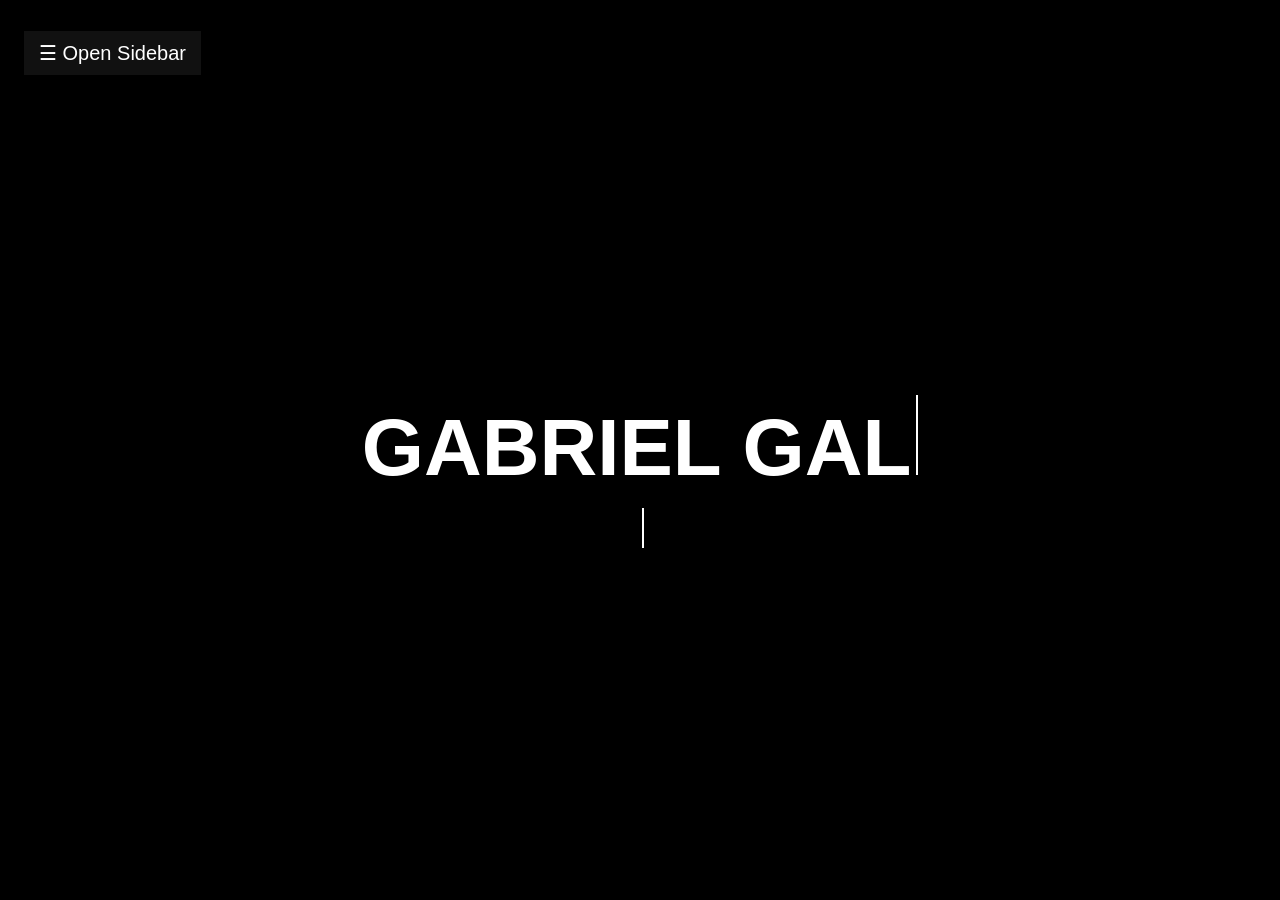
<file: index.html>
<!DOCTYPE html>
<html>
<head>
<meta name="viewport" content="width=device-width, initial-scale=1">
<link rel="stylesheet" href="style.css">
</head>
<body>

<div id="mySidebar" class="sidebar">
  <a href="javascript:void(0)" class="closebtn" onclick="closeNav()">×</a>
  <a href="index.html">HOME</a>
  <a href="projects.html">PROJECTS</a>
  <a href="about.html">ABOUT</a>
</div>

<div id="main">
  <button class="openbtn" onclick="openNav()">☰ Open Sidebar</button>  
  <h1 id="typewriter-h1"></h1>
  <p id="typewriter-text"></p>
</div>






 <script src="script.js"></script>
</body>
</html>
</file>
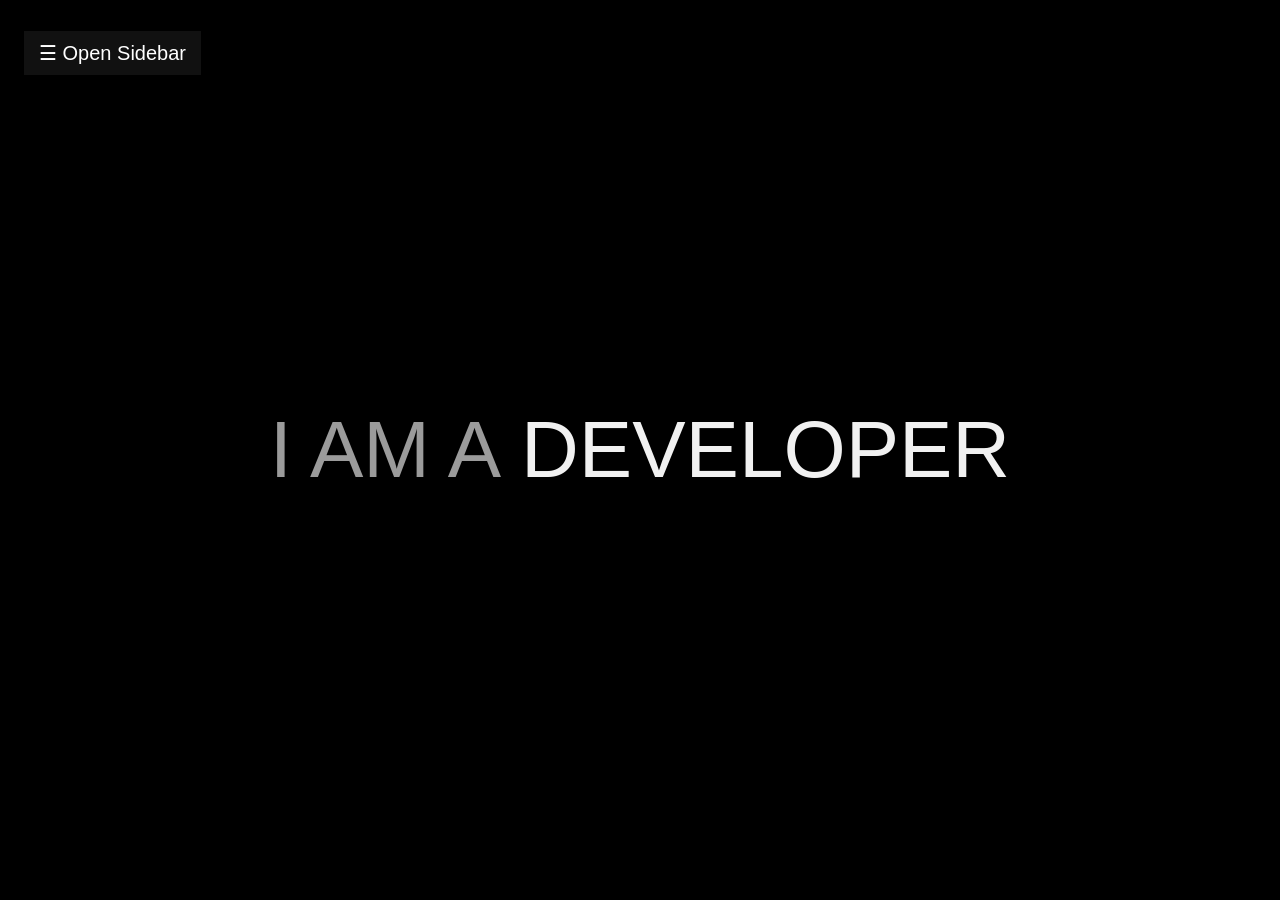
<file: about.html>
<!DOCTYPE html>
<html>
<head>
<meta name="viewport" content="width=device-width, initial-scale=1">
<link rel="stylesheet" href="style.css">
</head>
<body>

<div id="mySidebar" class="sidebar">
  <a href="javascript:void(0)" class="closebtn" onclick="closeNav()">×</a>
  <a href="home.html">HOME</a>
  <a href="projects.html">PROJECTS</a>
  <a href="about.html">ABOUT</a>
</div>

<div id="main">
    <button class="openbtn" onclick="openNav()">☰ Open Sidebar</button>  
  
  </div>
  
<div class="center-wrapper">
  <div class="text-changer">
      <p class="intro-text">I AM A </p>
      <div class="roles-container">
          <span class="role">DEVELOPER</span>
          <span class="role">DESIGNER</span>
          <span class="role">MUSICIAN</span>
          <span class="role">CREATOR</span>
      </div>
  </div>
</div>


 <script src="script.js"></script>
</body>
</html>
</file>
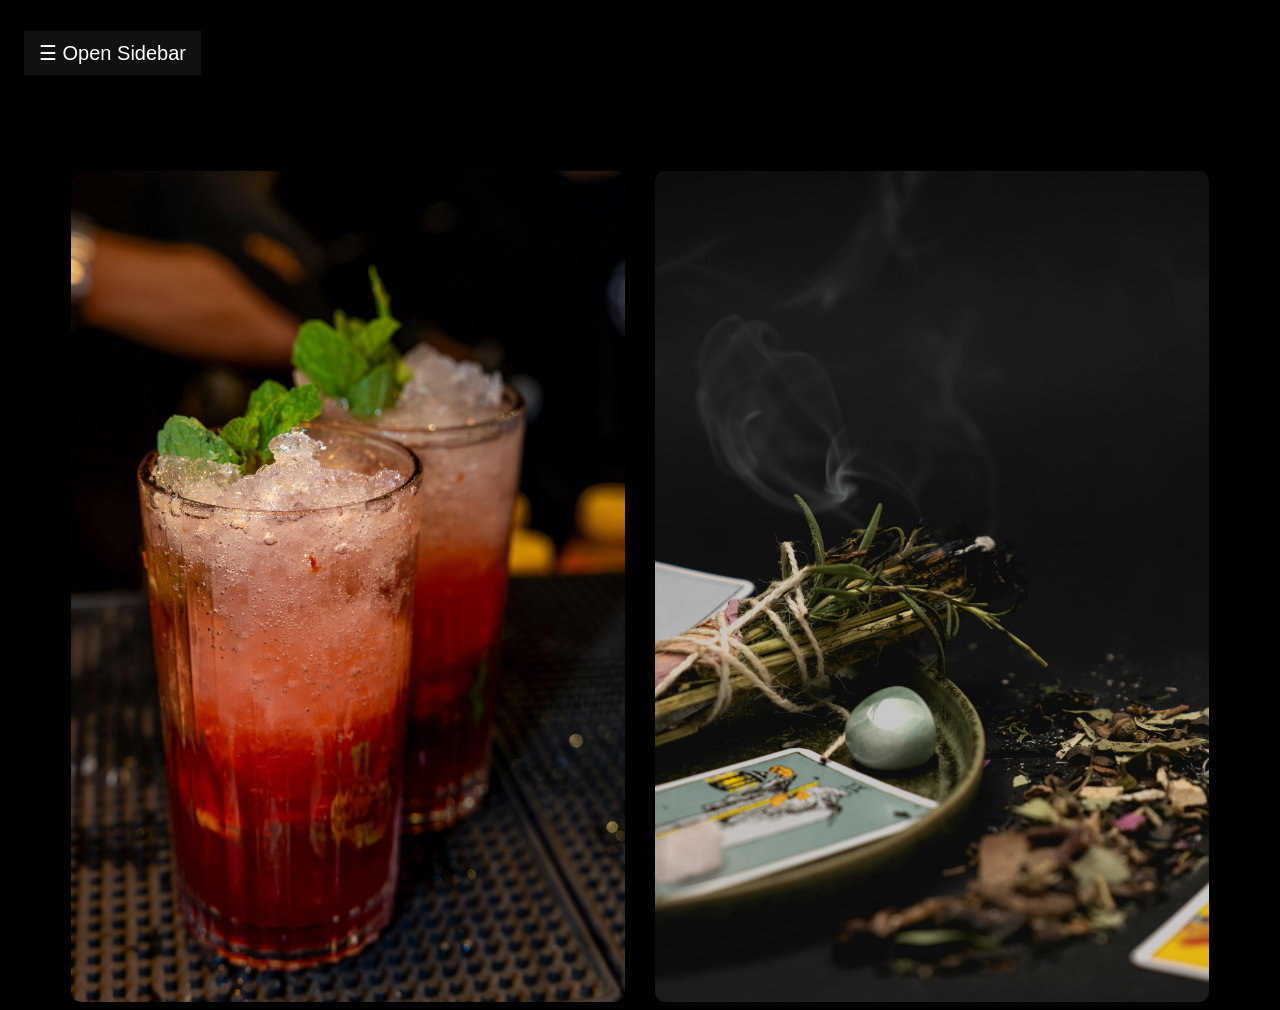
<file: projects.html>
<!DOCTYPE html>
<html>
<head>
<meta name="viewport" content="width=device-width, initial-scale=1">
<link rel="stylesheet" href="style.css">
</head>
<body>

<div id="mySidebar" class="sidebar">
  <a href="javascript:void(0)" class="closebtn" onclick="closeNav()">×</a>
  <a href="home.html">HOME</a>
  <a href="projects.html">PROJECTS</a>
  <a href="about.html">ABOUT</a>
</div>

<div id="main">
  <button class="openbtn" onclick="openNav()">☰ Open Sidebar</button>  

</div>


<h1>My Projects</h1>

<div class="projects">


<div class="project">
<img src="mme.png">
<div class="overlay">
<h3>Dry Clean Website</h3>
<p>HTML • CSS </p>
<a href="https://mmeleanors.netlify.app/">View Project</a>
</div>
</div>



<div class="project1">
  <img src="tarot.png">
  <div class="overlay">
  <h3>Tarot Reading Website</h3>
  <p>HTML • CSS • JS </p>
  <a href="file:///Users/student/Documents/GABRIEL%20G%20APP/index.html">View Project</a>
  </div>
  </div>
  







</div>




 <script src="script.js"></script>
</body>
</html>
</file>
<file: style.css>
body {
  font-family: "Lato", sans-serif;
  background-color: rgb(0, 0, 0);
}


/* HOME */
.sidebar {
  height: 100%;
  width: 0;
  position: fixed;
  z-index: 1;
  top: 0;
  left: 0;
  background-color: #111;
  overflow-x: hidden;
  transition: 0.5s;
  padding-top: 60px;
}

.sidebar a {
  padding: 8px 8px 8px 32px;
  text-decoration: none;
  font-size: 25px;
  color: #818181;
  display: block;
  transition: 0.3s;
}

.sidebar a:hover {
  color: #f1f1f1;
}

.sidebar .closebtn {
  position: absolute;
  top: 0;
  right: 25px;
  font-size: 36px;
  margin-left: 50px;
}

.openbtn {
  font-size: 20px;
  cursor: pointer;
  background-color: #111;
  color: white;
  padding: 10px 15px;
  border: none;
}

.openbtn:hover {
  background-color: #444;
}

#main {
  transition: margin-left .5s;
  padding: 16px;
  font-size: 40px;
  color: #ffffff;
}
#main p  {
  transition: margin-left .5s;
  padding: 16px;
  font-size: 40px;
  text-align: center;
  margin-top: -1.4em;
}

#main h1{
  text-align: center;
  margin-top: 4em;
}



/* Typewriter cursor */
#typewriter-h1::after,
#typewriter-text::after {
content: "";
display: inline-block;
width: 2px;        
height: 1em;
background-color: rgb(255, 255, 255);
margin-left: 5px;

/* Add blinking */
animation: blink 1.8s infinite;
}

/* Blink keyframes */
@keyframes blink {
0%, 50%, 100% { opacity: 1; }
25%, 75%      { opacity: 0; }
}

/* On smaller screens, where height is less than 450px, change the style of the sidenav (less padding and a smaller font size) */
@media screen and (max-height: 450px) {
.sidebar {padding-top: 15px;}
.sidebar a {font-size: 18px;}
}




/* Center wrapper */
.center-wrapper {
  position: fixed;       
  top: 0;
  left: 0;
  width: 100%;
  height: 100%;
  display: flex;
  align-items: center;      
  justify-content: center;  
  pointer-events: none;   
}

/* Text changer styles */
.text-changer {
  display: flex;
  align-items: center;
  gap: 20px;
  opacity: 0;            
  animation: fadeInUp 1.5s ease-out forwards;
}

/* Static intro text */
.intro-text {
  font-size: 80px;      
  color: #9b9b9b;
}

/* Roles container */
.roles-container {
  overflow: hidden;
  height: 80px;        
  position: relative;
}

/* Individual roles */
.role {
  display: block;
  font-size: 80px;       
  line-height: 80px;   
  color: #f1f1f1;
  animation: role-change 8s infinite;

}

/* Smooth cycling animation for 4 roles with initial pause */
@keyframes role-change {
  0%, 20%   { transform: translateY(0); }     
  25%, 45%  { transform: translateY(-100%); } 
  50%, 70%  { transform: translateY(-200%); } 
  75%, 95%  { transform: translateY(-300%); } 
  100%      { transform: translateY(0); }    
}

/* Fade in + move up animation */
@keyframes fadeInUp {
  0% {
      transform: translateY(100%);
      opacity: 0;
  }
  100% {
      transform: translateY(0%);
      opacity: 1;
  }
}






/* PROJECT GRID */

.projects{
  width:90%;
  max-width:1200px;
  margin:auto;

  display:grid;
  grid-template-columns:repeat(auto-fit,minmax(350px,1fr));
  gap:30px;
}

/* PROJECT CARD */

.project{
  position:relative;
  overflow:hidden;
  border-radius:10px;
  cursor:pointer;
  animation: fadeInUp 1.5s ease-out forwards;
}

.project1{
  position:relative;
  overflow:hidden;
  border-radius:10px;
  cursor:pointer;
  animation: fadeInUp 2.0s ease-out forwards;
}


@keyframes fadeInUp {
  0% {
      transform: translateY(100%);
      opacity: 0;
  }
  100% {
      transform: translateY(0%);
      opacity: 1;
  }
}

/* IMAGE */

.project img{
  width:100%;
  height:100%;
  object-fit:cover;
  display:block;
  transition:transform .5s ease;
}

.project1 img{
  width:100%;
  height:100%;
  object-fit:cover;
  display:block;
  transition:transform .5s ease;
}

/* ZOOM EFFECT */

.project:hover img{
  transform:scale(1.08);
}

.project1:hover img{
  transform:scale(1.08);
}

/* OVERLAY */

.overlay{
  position:absolute;
  top:0;
  left:0;
  width:100%;
  height:100%;

  background:rgba(0,0,0,.6);

  display:flex;
  flex-direction:column;
  justify-content:center;
  align-items:center;

  opacity:0;
  transition:opacity .4s ease;
}

.project:hover .overlay{
  opacity:1;
}

.overlay h3{
  margin:0;
  font-size:24px;
  color: #f1f1f1;
}

.overlay p{
  margin:8px 0 16px 0;
  font-size:14px;
  color: #f1f1f1;
}

.overlay a{
  padding:10px 18px;
  background:white;
  color:black;
  text-decoration:none;
  font-weight:bold;
  border-radius:4px;
}

.overlay a:hover{
  background:#ddd;
}





/* OVERLAY PROJECT 1 */



.overlay1{
  position:absolute;
  top:0;
  left:0;
  width:100%;
  height:100%;

  background:rgba(0,0,0,.6);

  display:flex;
  flex-direction:column;
  justify-content:center;
  align-items:center;

  opacity:0;
  transition:opacity .4s ease;
}

.project1:hover .overlay{
  opacity:1;
}

.overlay1 h3{
  margin:0;
  font-size:24px;
  color: #f1f1f1;
}

.overlay1 p{
  margin:8px 0 16px 0;
  font-size:14px;
  color: #f1f1f1;
}

.overlay1 a{
  padding:10px 18px;
  background:white;
  color:black;
  text-decoration:none;
  font-weight:bold;
  border-radius:4px;
}

.overlay1 a:hover{
  background:#ddd;
}
</file>
